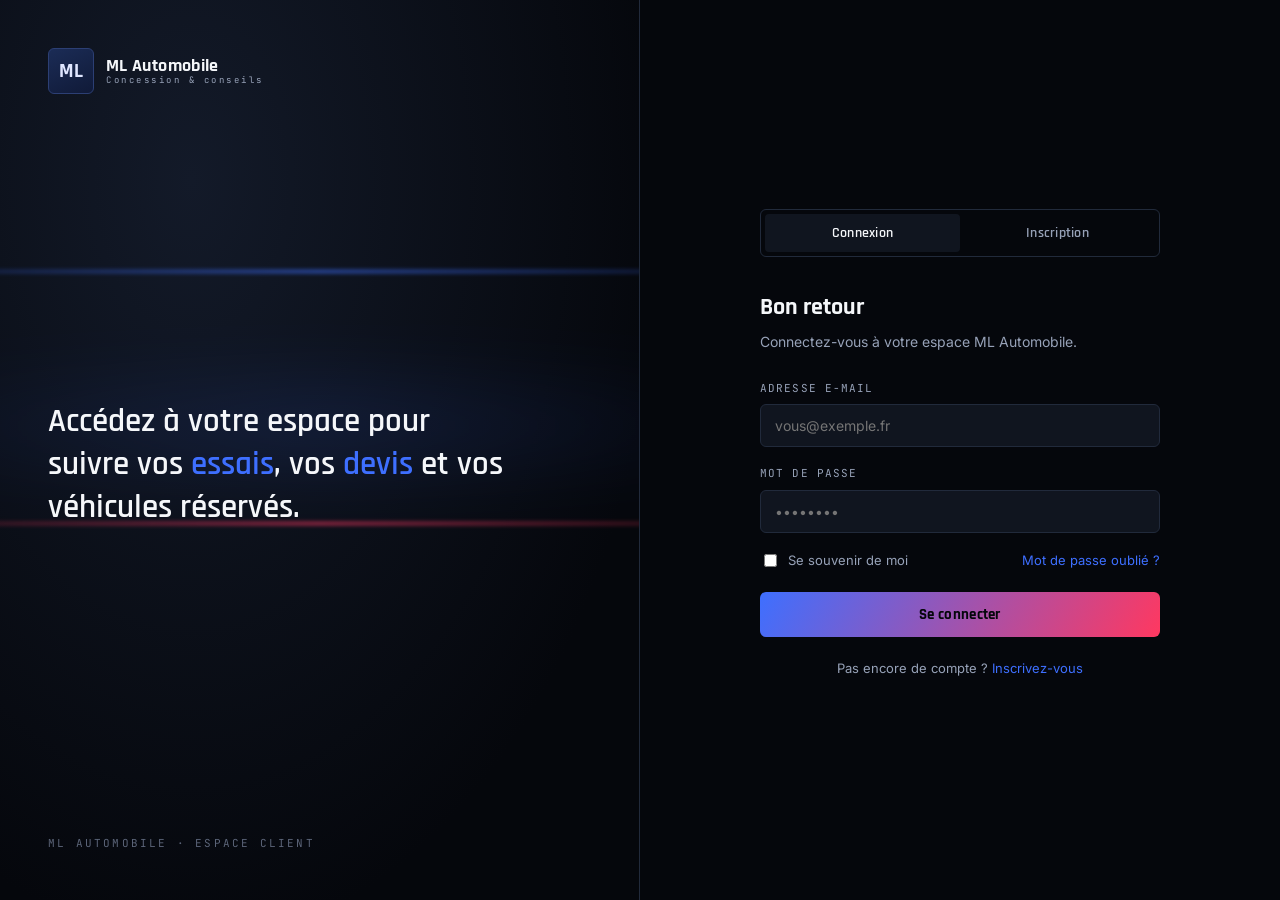
<file: auth.html>
<!DOCTYPE html>
<html lang="fr">
<head>
<meta charset="UTF-8">
<meta name="viewport" content="width=device-width, initial-scale=1.0">
<title>ML Automobile — Connexion</title>
<link rel="stylesheet" href="./assets/style.css">
</head>
<body>

<div class="auth-shell">

  <!-- Panneau de marque -->
  <div class="auth-brand">
    <div class="hero-streaks" aria-hidden="true">
      <div class="streak streak-blue"></div>
      <div class="streak streak-crimson"></div>
      <div class="streak streak-blue-soft"></div>
    </div>

    <div class="auth-brand-top">
      <a href="./index.html" class="logo">
        <div class="logo-mark">ML</div>
        <div class="logo-text">
          <strong>ML Automobile</strong>
          <span>Concession &amp; conseils</span>
        </div>
      </a>
    </div>

    <p class="auth-brand-quote">
      Accédez à votre espace pour suivre vos <span>essais</span>, vos <span>devis</span>
      et vos véhicules réservés.
    </p>

    <span class="auth-brand-foot">ML Automobile · Espace client</span>
  </div>

  <!-- Panneau formulaire -->
  <div class="auth-panel">
    <div class="auth-card">

      <div class="auth-tabs">
        <button class="auth-tab active" id="tab-login" type="button">Connexion</button>
        <button class="auth-tab" id="tab-signup" type="button">Inscription</button>
      </div>

      <!-- FORMULAIRE DE CONNEXION -->
      <form id="login-form" novalidate>
        <h1 class="auth-title">Bon retour</h1>
        <p class="auth-subtitle">Connectez-vous à votre espace ML Automobile.</p>

        <div class="field" id="login-email-field">
          <label for="login-email">Adresse e-mail</label>
          <input type="email" id="login-email" name="email" autocomplete="email" placeholder="vous@exemple.fr">
          <span class="field-error">Merci de renseigner une adresse e-mail valide.</span>
        </div>

        <div class="field" id="login-password-field">
          <label for="login-password">Mot de passe</label>
          <input type="password" id="login-password" name="password" autocomplete="current-password" placeholder="••••••••">
          <span class="field-error">Le mot de passe doit contenir au moins 8 caractères.</span>
        </div>

        <div class="field-row">
          <label class="checkbox-row">
            <input type="checkbox" id="remember-me">
            Se souvenir de moi
          </label>
          <a href="#">Mot de passe oublié ?</a>
        </div>

        <button type="submit" class="submit-btn">Se connecter</button>

        <div class="form-feedback" id="login-feedback"></div>
      </form>

      <!-- FORMULAIRE D'INSCRIPTION -->
      <form id="signup-form" novalidate style="display:none;">
        <h1 class="auth-title">Créer un compte</h1>
        <p class="auth-subtitle">Rejoignez ML Automobile en quelques secondes.</p>

        <div class="field" id="signup-name-field">
          <label for="signup-name">Nom complet</label>
          <input type="text" id="signup-name" name="name" autocomplete="name" placeholder="Jean Dupont">
          <span class="field-error">Merci de renseigner votre nom.</span>
        </div>

        <div class="field" id="signup-email-field">
          <label for="signup-email">Adresse e-mail</label>
          <input type="email" id="signup-email" name="email" autocomplete="email" placeholder="vous@exemple.fr">
          <span class="field-error">Merci de renseigner une adresse e-mail valide.</span>
        </div>

        <div class="field" id="signup-password-field">
          <label for="signup-password">Mot de passe</label>
          <input type="password" id="signup-password" name="password" autocomplete="new-password" placeholder="8 caractères minimum">
          <span class="field-error">Le mot de passe doit contenir au moins 8 caractères.</span>
        </div>

        <div class="field" id="signup-confirm-field">
          <label for="signup-confirm">Confirmer le mot de passe</label>
          <input type="password" id="signup-confirm" name="confirm" autocomplete="new-password" placeholder="••••••••">
          <span class="field-error">Les mots de passe ne correspondent pas.</span>
        </div>

        <button type="submit" class="submit-btn">Créer mon compte</button>

        <div class="form-feedback" id="signup-feedback"></div>
      </form>

      <p class="auth-switch" id="auth-switch-text">
        Pas encore de compte ? <button type="button" id="switch-to-signup">Inscrivez-vous</button>
      </p>

    </div>
  </div>

</div>

<script src="./assets/auth.js"></script>
</body>
</html>
</file>
<file: assets/style.css>
/* ==========================================================================
   ML AUTOMOBILE — Design tokens
   Palette   : nuit profonde + traînées électriques bleu / cramoisi
   Display   : Rajdhani (condensé, technique, esprit compteur de vitesse)
   Corps     : Inter
   Utilitaire: JetBrains Mono (prix, specs, badges)
   Signature : traînées lumineuses animées, écho du showroom nocturne
   ========================================================================== */

@import url('https://fonts.googleapis.com/css2?family=Rajdhani:wght@500;600;700&family=Inter:wght@400;500;600&family=JetBrains+Mono:wght@400;500&display=swap');

:root {
  --bg-void: #05070c;
  --bg-panel: #10151f;
  --bg-panel-hover: #161d2c;
  --border-hair: #212a3b;

  --accent-blue: #3e6fff;
  --accent-blue-dim: #3e6fff33;
  --accent-crimson: #ff3860;
  --accent-crimson-dim: #ff386033;

  --text-hi: #f5f7fa;
  --text-mid: #97a2b8;
  --text-low: #5c6579;

  --logo-navy: #1b2c56;

  --font-display: 'Rajdhani', sans-serif;
  --font-body: 'Inter', sans-serif;
  --font-mono: 'JetBrains Mono', monospace;

  --radius-s: 6px;
  --radius-m: 10px;
  --ease: cubic-bezier(.16,.84,.44,1);
}

* { box-sizing: border-box; }

html { scroll-behavior: smooth; }

body {
  margin: 0;
  background: var(--bg-void);
  color: var(--text-hi);
  font-family: var(--font-body);
  line-height: 1.5;
  -webkit-font-smoothing: antialiased;
}

a { color: inherit; text-decoration: none; }
img { max-width: 100%; display: block; }
button { font-family: inherit; cursor: pointer; }

.container {
  max-width: 1280px;
  margin: 0 auto;
  padding: 0 32px;
}

/* Focus visibility (accessibility floor) */
a:focus-visible,
button:focus-visible,
input:focus-visible,
textarea:focus-visible {
  outline: 2px solid var(--accent-blue);
  outline-offset: 3px;
}

@media (prefers-reduced-motion: reduce) {
  *, *::before, *::after {
    animation-duration: 0.001ms !important;
    animation-iteration-count: 1 !important;
    transition-duration: 0.001ms !important;
    scroll-behavior: auto !important;
  }
}

/* ==========================================================================
   Header / navigation
   ========================================================================== */

.site-header {
  position: sticky;
  top: 0;
  z-index: 100;
  display: flex;
  align-items: center;
  justify-content: space-between;
  gap: 24px;
  padding: 16px 32px;
  background: rgba(5, 7, 12, 0.85);
  backdrop-filter: blur(10px);
  border-bottom: 1px solid var(--border-hair);
}

.logo {
  display: flex;
  align-items: center;
  gap: 12px;
  flex-shrink: 0;
}

.logo-mark {
  width: 46px;
  height: 46px;
  border-radius: var(--radius-s);
  background: linear-gradient(155deg, var(--logo-navy), #101a38);
  display: flex;
  align-items: center;
  justify-content: center;
  font-family: var(--font-display);
  font-weight: 700;
  font-size: 20px;
  color: #dfe6ff;
  border: 1px solid #2c3f74;
}

.logo-text {
  display: flex;
  flex-direction: column;
  line-height: 1.1;
}

.logo-text strong {
  font-family: var(--font-display);
  font-size: 18px;
  font-weight: 700;
  letter-spacing: 0.02em;
}

.logo-text span {
  font-family: var(--font-mono);
  font-size: 9px;
  letter-spacing: 0.28em;
  color: var(--text-mid);
}

.main-nav {
  display: flex;
  gap: 40px;
  flex: 1;
  justify-content: center;
}

.main-nav a {
  position: relative;
  font-family: var(--font-display);
  font-weight: 600;
  font-size: 15px;
  letter-spacing: 0.03em;
  color: var(--text-mid);
  padding-bottom: 6px;
  transition: color .25s var(--ease);
}

.main-nav a::after {
  content: '';
  position: absolute;
  left: 0; right: 0; bottom: 0;
  height: 2px;
  background: linear-gradient(90deg, var(--accent-blue), var(--accent-crimson));
  transform: scaleX(0);
  transform-origin: left;
  transition: transform .3s var(--ease);
}

.main-nav a:hover,
.main-nav a.active {
  color: var(--text-hi);
}

.main-nav a:hover::after,
.main-nav a.active::after {
  transform: scaleX(1);
}

.nav-cta {
  flex-shrink: 0;
  font-family: var(--font-display);
  font-weight: 600;
  font-size: 14px;
  letter-spacing: 0.03em;
  padding: 10px 22px;
  border-radius: var(--radius-s);
  border: 1px solid var(--accent-blue-dim);
  background: linear-gradient(155deg, var(--accent-blue), #2450d9);
  color: #f5f8ff;
  transition: transform .2s var(--ease), box-shadow .2s var(--ease);
}

.nav-cta:hover {
  transform: translateY(-1px);
  box-shadow: 0 8px 24px -8px var(--accent-blue-dim);
}

.nav-toggle {
  display: none;
  background: none;
  border: 1px solid var(--border-hair);
  border-radius: var(--radius-s);
  padding: 8px 10px;
  color: var(--text-hi);
}

/* ==========================================================================
   Hero / carousel — signature light-trail motif
   ========================================================================== */

.hero {
  position: relative;
  overflow: hidden;
  margin: 24px 32px 0;
  border-radius: var(--radius-m);
  border: 1px solid var(--border-hair);
  background: radial-gradient(ellipse at 30% 20%, #131a29 0%, #090c13 70%);
  min-height: 60vh;
}

.hero-streaks {
  position: absolute;
  inset: 0;
  pointer-events: none;
  overflow: hidden;
}

.streak {
  position: absolute;
  width: 160%;
  height: 3px;
  border-radius: 999px;
  filter: blur(2px);
  opacity: .75;
  left: -30%;
}

.streak-blue {
  top: 30%;
  background: linear-gradient(90deg, transparent, var(--accent-blue), transparent);
  animation: drift 9s var(--ease) infinite;
}

.streak-crimson {
  top: 58%;
  background: linear-gradient(90deg, transparent, var(--accent-crimson), transparent);
  animation: drift 11s var(--ease) infinite reverse;
}

.streak-blue-soft {
  top: 44%;
  height: 60px;
  filter: blur(40px);
  opacity: .18;
  background: linear-gradient(90deg, transparent, var(--accent-blue), transparent);
  animation: drift 14s linear infinite;
}

@keyframes drift {
  0%   { transform: translateX(-8%) rotate(-3deg); }
  50%  { transform: translateX(8%) rotate(1deg); }
  100% { transform: translateX(-8%) rotate(-3deg); }
}

.carousel {
  position: relative;
  z-index: 2;
  display: flex;
  align-items: center;
  justify-content: center;
  min-height: 60vh;
  padding: 40px 90px;
}

.carousel-track-wrap {
  width: 100%;
  overflow: hidden;
}

.carousel-track {
  display: flex;
  transition: transform .6s var(--ease);
}

.slide {
  flex: 0 0 100%;
  display: flex;
  flex-direction: column;
  align-items: center;
  gap: 18px;
  text-align: center;
  padding: 0 20px;
}

.slide-icon {
  width: 100%;
  max-width: 460px;
  height: 220px;
  object-fit: cover;
  border-radius: var(--radius-m);
  border: 1px solid var(--border-hair);
  opacity: .95;
}

.slide-eyebrow {
  font-family: var(--font-mono);
  font-size: 11px;
  letter-spacing: 0.3em;
  color: var(--accent-blue);
  text-transform: uppercase;
}

.slide h2 {
  font-family: var(--font-display);
  font-size: clamp(28px, 4vw, 44px);
  font-weight: 700;
  margin: 0;
  letter-spacing: 0.01em;
}

.slide p {
  color: var(--text-mid);
  max-width: 480px;
  margin: 0;
}

.slide-specs {
  display: flex;
  gap: 24px;
  margin-top: 6px;
  font-family: var(--font-mono);
  font-size: 12px;
  color: var(--text-mid);
}

.slide-specs strong {
  color: var(--text-hi);
  display: block;
  font-size: 15px;
}

.carousel-arrow {
  position: absolute;
  top: 50%;
  transform: translateY(-50%);
  z-index: 3;
  width: 46px;
  height: 46px;
  border-radius: 50%;
  border: 1px solid var(--border-hair);
  background: rgba(16, 21, 31, 0.7);
  backdrop-filter: blur(6px);
  color: var(--text-hi);
  display: flex;
  align-items: center;
  justify-content: center;
  transition: background .2s var(--ease), border-color .2s var(--ease);
}

.carousel-arrow:hover {
  background: var(--bg-panel-hover);
  border-color: var(--accent-blue);
}

.carousel-arrow.prev { left: 24px; }
.carousel-arrow.next { right: 24px; }

.carousel-mode-label {
  position: absolute;
  top: 20px;
  left: 50%;
  transform: translateX(-50%);
  z-index: 3;
  font-family: var(--font-mono);
  font-size: 11px;
  letter-spacing: 0.2em;
  color: var(--text-low);
  text-transform: uppercase;
}

.carousel-dots {
  position: absolute;
  bottom: 20px;
  left: 50%;
  transform: translateX(-50%);
  z-index: 3;
  display: flex;
  gap: 8px;
}

.dot {
  width: 8px;
  height: 8px;
  border-radius: 50%;
  background: var(--border-hair);
  border: none;
  padding: 0;
  transition: background .2s var(--ease), transform .2s var(--ease);
}

.dot.active {
  background: linear-gradient(90deg, var(--accent-blue), var(--accent-crimson));
  transform: scale(1.3);
}

/* ==========================================================================
   Sections / gallery grid
   ========================================================================== */

.section {
  padding: 72px 32px 40px;
}

.section-head {
  display: flex;
  align-items: baseline;
  justify-content: space-between;
  gap: 16px;
  margin-bottom: 28px;
  max-width: 1280px;
  margin-left: auto;
  margin-right: auto;
}

.section-head h3 {
  font-family: var(--font-display);
  font-size: 26px;
  font-weight: 700;
  margin: 0;
}

.section-head .count {
  font-family: var(--font-mono);
  font-size: 12px;
  color: var(--text-mid);
}

.grid {
  max-width: 1280px;
  margin: 0 auto;
  display: grid;
  grid-template-columns: repeat(4, 1fr);
  gap: 20px;
}

.card {
  background: var(--bg-panel);
  border: 1px solid var(--border-hair);
  border-radius: var(--radius-m);
  padding: 22px;
  display: flex;
  flex-direction: column;
  gap: 14px;
  transition: transform .25s var(--ease), border-color .25s var(--ease), background .25s var(--ease);
}

.card:hover {
  transform: translateY(-4px);
  border-color: var(--accent-blue-dim);
  background: var(--bg-panel-hover);
}

.card-icon {
  width: 100%;
  height: 140px;
  object-fit: cover;
  border-radius: var(--radius-s);
  border: 1px solid var(--border-hair);
}

.card h4 {
  font-family: var(--font-display);
  font-size: 17px;
  font-weight: 600;
  margin: 0;
}

.card .price {
  font-family: var(--font-mono);
  font-size: 15px;
  color: var(--accent-blue);
}

.card .tags {
  display: flex;
  gap: 6px;
  flex-wrap: wrap;
}

.tag {
  font-family: var(--font-mono);
  font-size: 10px;
  letter-spacing: 0.05em;
  color: var(--text-mid);
  border: 1px solid var(--border-hair);
  border-radius: 999px;
  padding: 3px 9px;
}

.card-cta {
  margin-top: auto;
  font-family: var(--font-display);
  font-size: 13px;
  font-weight: 600;
  color: var(--text-hi);
  display: flex;
  align-items: center;
  gap: 6px;
}

.card-cta svg { width: 14px; height: 14px; transition: transform .2s var(--ease); }
.card:hover .card-cta svg { transform: translateX(4px); }

@media (max-width: 1080px) {
  .grid { grid-template-columns: repeat(2, 1fr); }
  .main-nav { display: none; }
  .nav-toggle { display: flex; }
}

@media (max-width: 560px) {
  .grid { grid-template-columns: 1fr; }
  .hero { margin: 16px 16px 0; }
  .section { padding: 48px 16px; }
  .carousel { padding: 32px 56px; }
}

/* ==========================================================================
   Footer
   ========================================================================== */

.site-footer {
  border-top: 1px solid var(--border-hair);
  margin-top: 60px;
  padding: 28px 32px;
  display: flex;
  align-items: center;
  justify-content: space-between;
  font-size: 13px;
  color: var(--text-low);
}

.footer-links { display: flex; gap: 20px; }
.footer-links a { color: var(--text-mid); transition: color .2s; }
.footer-links a:hover { color: var(--text-hi); }

/* ==========================================================================
   Authentication page
   ========================================================================== */

.auth-shell {
  min-height: 100vh;
  display: grid;
  grid-template-columns: 1fr 1fr;
}

.auth-brand {
  position: relative;
  overflow: hidden;
  background: radial-gradient(ellipse at 30% 20%, #131a29 0%, #05070c 75%);
  display: flex;
  flex-direction: column;
  justify-content: space-between;
  padding: 48px;
  border-right: 1px solid var(--border-hair);
}

.auth-brand-top { position: relative; z-index: 2; }

.auth-brand-quote {
  position: relative;
  z-index: 2;
  font-family: var(--font-display);
  font-size: clamp(24px, 2.6vw, 34px);
  font-weight: 600;
  line-height: 1.3;
  max-width: 460px;
}

.auth-brand-quote span { color: var(--accent-blue); }

.auth-brand-foot {
  position: relative;
  z-index: 2;
  font-family: var(--font-mono);
  font-size: 11px;
  letter-spacing: 0.2em;
  color: var(--text-low);
  text-transform: uppercase;
}

.auth-panel {
  display: flex;
  align-items: center;
  justify-content: center;
  padding: 40px;
}

.auth-card {
  width: 100%;
  max-width: 400px;
}

.auth-tabs {
  display: flex;
  border: 1px solid var(--border-hair);
  border-radius: var(--radius-s);
  padding: 4px;
  margin-bottom: 32px;
}

.auth-tab {
  flex: 1;
  text-align: center;
  padding: 10px 0;
  border-radius: 4px;
  background: none;
  border: none;
  font-family: var(--font-display);
  font-weight: 600;
  font-size: 14px;
  letter-spacing: 0.02em;
  color: var(--text-mid);
  transition: background .2s var(--ease), color .2s var(--ease);
}

.auth-tab.active {
  background: var(--bg-panel);
  color: var(--text-hi);
}

.auth-title {
  font-family: var(--font-display);
  font-size: 24px;
  font-weight: 700;
  margin: 0 0 6px;
}

.auth-subtitle {
  color: var(--text-mid);
  font-size: 14px;
  margin: 0 0 28px;
}

.field {
  margin-bottom: 18px;
}

.field label {
  display: block;
  font-family: var(--font-mono);
  font-size: 11px;
  letter-spacing: 0.1em;
  text-transform: uppercase;
  color: var(--text-mid);
  margin-bottom: 8px;
}

.field input {
  width: 100%;
  padding: 12px 14px;
  border-radius: var(--radius-s);
  border: 1px solid var(--border-hair);
  background: var(--bg-panel);
  color: var(--text-hi);
  font-family: var(--font-body);
  font-size: 14px;
  transition: border-color .2s var(--ease);
}

.field input:focus {
  border-color: var(--accent-blue);
}

.field-error {
  color: var(--accent-crimson);
  font-size: 12px;
  margin-top: 6px;
  display: none;
}

.field.invalid input { border-color: var(--accent-crimson); }
.field.invalid .field-error { display: block; }

.field-row {
  display: flex;
  align-items: center;
  justify-content: space-between;
  font-size: 13px;
  color: var(--text-mid);
  margin-bottom: 22px;
}

.field-row a { color: var(--accent-blue); }

.checkbox-row {
  display: flex;
  align-items: center;
  gap: 8px;
}

.submit-btn {
  width: 100%;
  padding: 13px;
  border-radius: var(--radius-s);
  border: none;
  background: linear-gradient(120deg, var(--accent-blue), var(--accent-crimson));
  color: #05070c;
  font-family: var(--font-display);
  font-weight: 700;
  font-size: 15px;
  letter-spacing: 0.02em;
  transition: transform .2s var(--ease), box-shadow .2s var(--ease);
}

.submit-btn:hover {
  transform: translateY(-1px);
  box-shadow: 0 10px 30px -10px var(--accent-blue-dim);
}

.auth-switch {
  text-align: center;
  margin-top: 22px;
  font-size: 13px;
  color: var(--text-mid);
}

.auth-switch button {
  background: none;
  border: none;
  color: var(--accent-blue);
  font-size: 13px;
  font-family: inherit;
  padding: 0;
}

.form-feedback {
  display: none;
  margin-top: 16px;
  padding: 12px 14px;
  border-radius: var(--radius-s);
  font-size: 13px;
  font-family: var(--font-mono);
}

.form-feedback.success {
  display: block;
  background: #1a4d3226;
  border: 1px solid #2f8f5f55;
  color: #63e0a4;
}

.form-feedback.error {
  display: block;
  background: var(--accent-crimson-dim);
  border: 1px solid #ff386055;
  color: #ff92a6;
}

@media (max-width: 860px) {
  .auth-shell { grid-template-columns: 1fr; }
  .auth-brand { display: none; }
}
</file>
